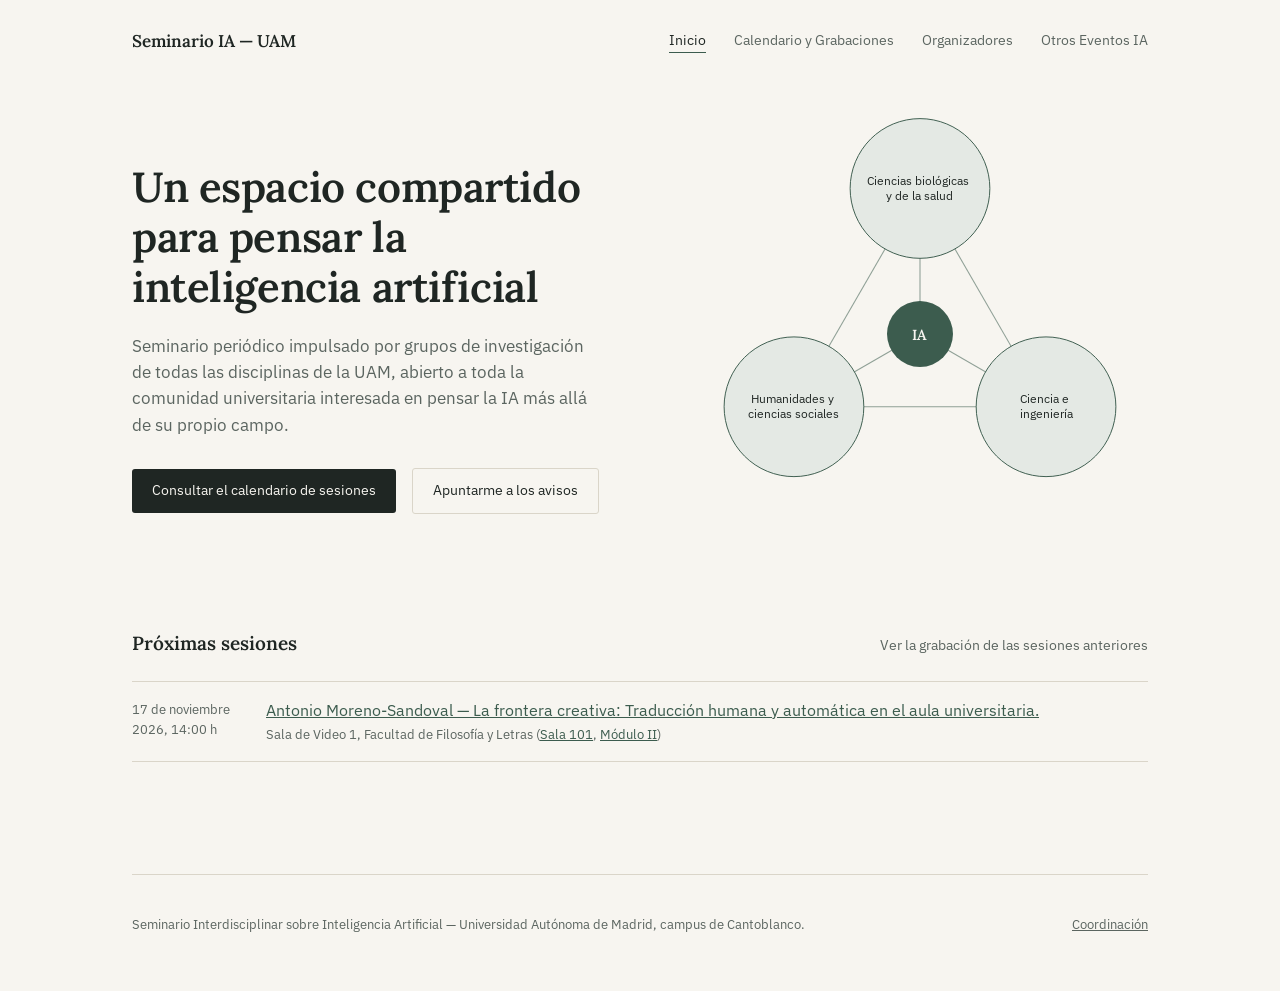
<file: index.html>
<!DOCTYPE html>
<html lang="es">
<head>
<meta charset="UTF-8">
<meta name="viewport" content="width=device-width, initial-scale=1.0">
<title>Seminario IA — UAM</title>
<link rel="icon" type="image/png" href="favicon.png">
<meta property="og:type" content="website">
<meta property="og:title" content="Seminario IA - UAM">
<meta property="og:image" content="og-image.png">
<link rel="preconnect" href="https://fonts.googleapis.com">
<link href="https://fonts.googleapis.com/css2?family=Lora:wght@500;600&family=IBM+Plex+Sans:wght@400;500&display=swap" rel="stylesheet">
<link rel="stylesheet" href="estilo.css">
</head>
<body>

<nav>
  <div class="brand">Seminario IA — UAM</div>
  <div class="navlinks">
    <a href="index.html" class="active">Inicio</a>
    <a href="calendario-grabaciones.html"><span class="full">Calendario y Grabaciones</span><span class="short">Calendario</span></a>
    <a href="organizadores.html">Organizadores</a>
    <a href="otros-eventos.html"><span class="full">Otros Eventos IA</span><span class="short">Otros</span></a>
  </div>
</nav>

<div class="wrap">
  <section class="hero">
    <div>
      <h1>Un espacio compartido para pensar la inteligencia artificial</h1>
      <p class="lede">Seminario periódico impulsado por grupos de investigación de todas las disciplinas de la UAM, abierto a toda la comunidad universitaria interesada en pensar la IA más allá de su propio campo.</p>
      <div class="cta-row">
        <a class="btn" href="calendario-grabaciones.html">Consultar el calendario de sesiones</a>
        <a class="btn secondary" href="https://forms.gle/hXavyXT2QzuGnh81A" target="_blank" rel="noopener">Apuntarme a los avisos</a>
      </div>
    </div>

    <div class="diagram-wrap">
      <svg viewBox="-25 -20 470 470" xmlns="http://www.w3.org/2000/svg">
        <g class="orbit" style="transform-box:view-box;transform-origin:210px 215px;">
          <g stroke="var(--accent)" stroke-width="1.1" fill="none" opacity="0.55">
            <line x1="210" y1="215" x2="210" y2="65"/>
            <line x1="210" y1="215" x2="80.1" y2="290"/>
            <line x1="210" y1="215" x2="339.9" y2="290"/>
            <line x1="210" y1="65" x2="80.1" y2="290"/>
            <line x1="210" y1="65" x2="339.9" y2="290"/>
            <line x1="80.1" y1="290" x2="339.9" y2="290"/>
          </g>

          <g class="counter-orbit" font-family="IBM Plex Sans, sans-serif" font-size="12.5" fill="var(--ink)" style="transform-box:view-box;transform-origin:210px 65px;">
            <circle cx="210" cy="65" r="72" fill="var(--accent-soft)" stroke="var(--accent)" stroke-width="1"/>
            <text x="210" y="61" text-anchor="middle">
              <tspan x="210" dy="0">Ciencias biológicas</tspan>
              <tspan x="210" dy="16">y de la salud</tspan>
            </text>
          </g>

          <g class="counter-orbit" font-family="IBM Plex Sans, sans-serif" font-size="12.5" fill="var(--ink)" style="transform-box:view-box;transform-origin:80.1px 290px;">
            <circle cx="80.1" cy="290" r="72" fill="var(--accent-soft)" stroke="var(--accent)" stroke-width="1"/>
            <text x="80.1" y="286" text-anchor="middle">
              <tspan x="80.1" dy="0">Humanidades y</tspan>
              <tspan x="80.1" dy="16">ciencias sociales</tspan>
            </text>
          </g>

          <g class="counter-orbit" font-family="IBM Plex Sans, sans-serif" font-size="12.5" fill="var(--ink)" style="transform-box:view-box;transform-origin:339.9px 290px;">
            <circle cx="339.9" cy="290" r="72" fill="var(--accent-soft)" stroke="var(--accent)" stroke-width="1"/>
            <text x="339.9" y="286" text-anchor="middle">
              <tspan x="339.9" dy="0">Ciencia e</tspan>
              <tspan x="339.9" dy="16">ingeniería</tspan>
            </text>
          </g>
        </g>

        <circle cx="210" cy="215" r="34" fill="var(--accent)"/>
        <text x="210" y="221" text-anchor="middle" fill="var(--paper)" font-family="Lora, serif" font-size="15" font-weight="600">IA</text>
      </svg>
    </div>
  </section>

  <section class="avisos">
    <div class="avisos-head">
      <h2>Próximas sesiones</h2>
      <a href="calendario-grabaciones.html">Ver la grabación de las sesiones anteriores</a>
    </div>
<!--    <div class="aviso-row">
      <div class="aviso-date">17 de noviembre 2026, 14:00 h</div>
      <div class="aviso-title"><a href="https://sinterdia.github.io/seminario-interdisciplinar-ia/Carteles/anuncio-antonio-moreno-sandoval.pdf">Antonio Moreno-Sandoval — La frontera creativa: Traducción humana y automática en el aula universitaria.</a>
        <span>Sala de Conferencias, Facultad de Ciencias (<a href="https://www.mjusticia.gob.es/es/Ciudadano/EmpleoPublico/Documents/10-Plano-distribucion-de-aulas-de-Ciencias.pdf">Módulo 00</a>)</span>
      </div>
    </div>
-->
    <div class="aviso-row">
      <div class="aviso-date">17 de noviembre 2026, 14:00 h</div>
      <div class="aviso-title"><a href="https://sinterdia.github.io/seminario-interdisciplinar-ia/Carteles/anuncio-antonio-moreno-sandoval.pdf">Antonio Moreno-Sandoval — La frontera creativa: Traducción humana y automática en el aula universitaria.</a>
        <span>Sala de Video 1, Facultad de Filosofía y Letras (<a href="https://www.uam.es/fyl/media/doc/1606981410210/espacdocentesyaulasinformat-n15102026.pdf" target="_blank">Sala 101</a>, <a href="https://www.uam.es/fyl/media/doc/1606981467499/planofacultad.pdf" target="_blank">Módulo II</a>)</span>
      </div>
    </div>
  </section>

  <footer>
    <span>Seminario Interdisciplinar sobre Inteligencia Artificial — Universidad Autónoma de Madrid, campus de Cantoblanco.</span>
    <a href="https://github.com/login?return_to=https%3A%2F%2Fgithub.com%2Fsinterdia%2Fcoordinacion%2Fdiscussions">Coordinación</a>
  </footer>
</div>

</body>
</html>
</file>
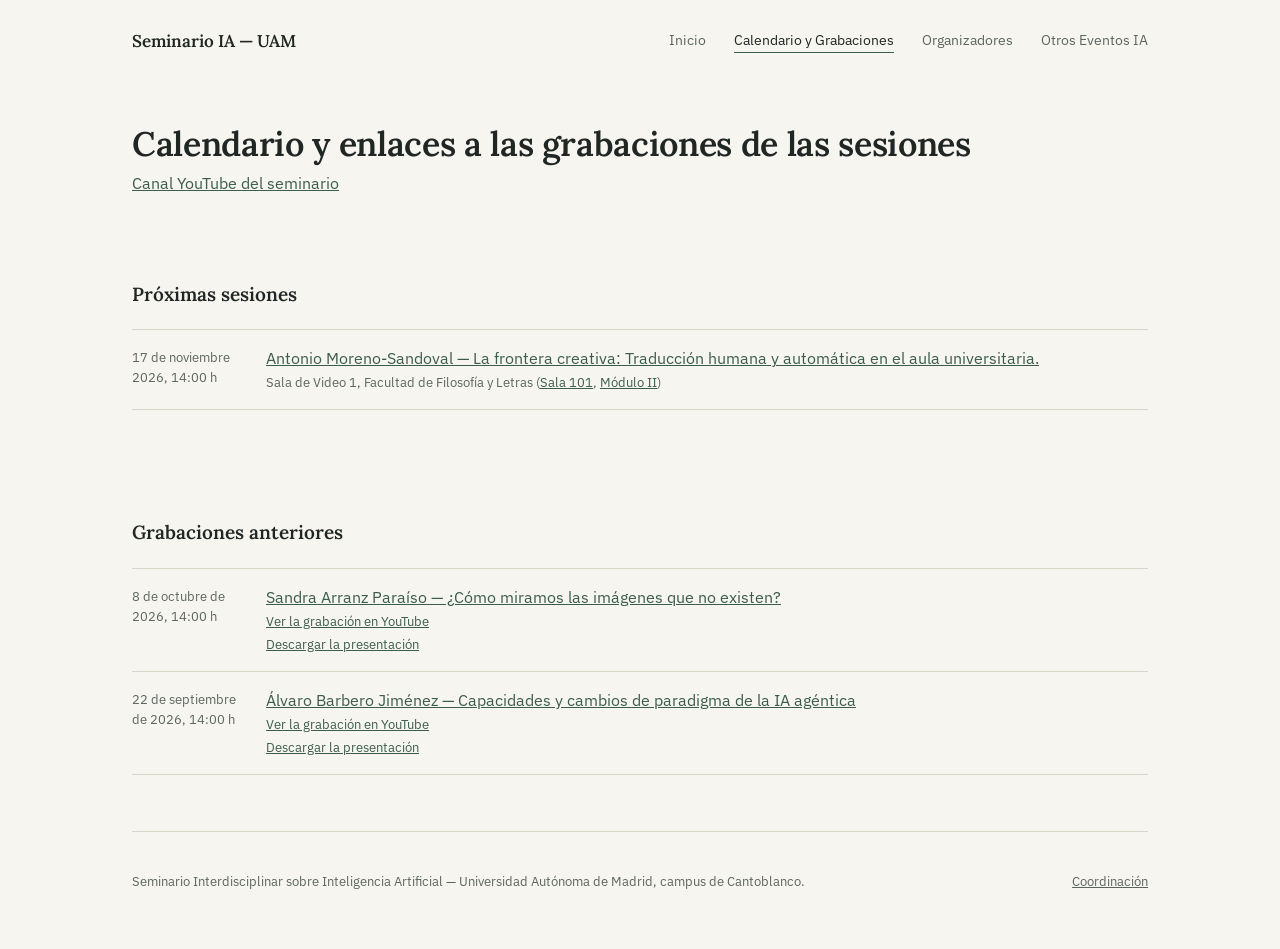
<file: calendario-grabaciones.html>
<!DOCTYPE html>
<html lang="es">
<head>
<meta charset="UTF-8">
<meta name="viewport" content="width=device-width, initial-scale=1.0">
<title>Calendario y Grabaciones — Seminario IA UAM</title>
<link rel="icon" type="image/png" href="favicon.png">
<meta property="og:type" content="website">
<meta property="og:title" content="Calendario y Grabaciones — Seminario IA UAM">
<meta property="og:image" content="og-image.png">
<link rel="preconnect" href="https://fonts.googleapis.com">
<link href="https://fonts.googleapis.com/css2?family=Lora:wght@500;600&family=IBM+Plex+Sans:wght@400;500&display=swap" rel="stylesheet">
<link rel="stylesheet" href="estilo.css">
</head>
<body>

<nav>
  <div class="brand">Seminario IA — UAM</div>
  <div class="navlinks">
    <a href="index.html">Inicio</a>
    <a href="calendario-grabaciones.html" class="active"><span class="full">Calendario y Grabaciones</span><span class="short">Calendario</span></a>
    <a href="organizadores.html">Organizadores</a>
    <a href="otros-eventos.html"><span class="full">Otros Eventos IA</span><span class="short">Otros</span></a>
  </div>
</nav>

<div class="wrap">
  <section class="page-hero">
    <h1>Calendario y enlaces a las grabaciones de las sesiones</h1>
    <span><a href="https://www.youtube.com/channel/UC4ivcPQn7_O9WoSCF0iDGkg" target="_blank" rel="noopener">Canal YouTube del seminario</a></span>
  </section>

  <section class="avisos">
    <h2 class="section-title">Próximas sesiones</h2>
    <div class="aviso-row">
      <div class="aviso-date">17 de noviembre 2026, 14:00 h</div>
      <div class="aviso-title"><a href="https://sinterdia.github.io/seminario-interdisciplinar-ia/Carteles/anuncio-antonio-moreno-sandoval.pdf">Antonio Moreno-Sandoval — La frontera creativa: Traducción humana y automática en el aula universitaria.</a>
        <span>Sala de Video 1, Facultad de Filosofía y Letras (<a href="https://www.uam.es/fyl/media/doc/1606981410210/espacdocentesyaulasinformat-n15102026.pdf" target="_blank">Sala 101</a>, <a href="https://www.uam.es/fyl/media/doc/1606981467499/planofacultad.pdf" target="_blank">Módulo II</a>)</span>
      </div>
    </div>
  </section>

  <section>
    <h2 class="section-title">Grabaciones anteriores</h2>
    <div class="aviso-row">
      <div class="aviso-date">8 de octubre de 2026, 14:00 h</div>
      <div class="aviso-title"><a href="https://sinterdia.github.io/seminario-interdisciplinar-ia/Carteles/anuncio-sandra-arranz.pdf" target="_blank" rel="noopener">Sandra Arranz Paraíso — ¿Cómo miramos las imágenes que no existen?</a>
        <span><a href="https://youtu.be/Yyncx1PN_O4" target="_blank" rel="noopener">Ver la grabación en YouTube</a></span>
        <span><a href="https://sinterdia.github.io/seminario-interdisciplinar-ia/Diapositivas/2026-10-08_SandraArranz.pdf" target="_blank" rel="noopener">Descargar la presentación</a></span>
      </div>
    </div>
    <div class="aviso-row">
      <div class="aviso-date">22 de septiembre de 2026, 14:00 h</div>
      <div class="aviso-title"><a href="https://sinterdia.github.io/seminario-interdisciplinar-ia/Carteles/anuncio-alvaro-barbero.pdf" target="_blank" rel="noopener">Álvaro Barbero Jiménez — Capacidades y cambios de paradigma de la IA agéntica</a>
        <span><a href="https://youtu.be/bctuAAUMbp8" target="_blank" rel="noopener">Ver la grabación en YouTube</a></span>
        <span><a href="https://sinterdia.github.io/seminario-interdisciplinar-ia/Diapositivas/2026-09-22_AlvaroBarbero.pdf" target="_blank" rel="noopener">Descargar la presentación</a></span>
      </div>
    </div>
    <!--
      Plantilla para cuando haya una grabación (copiar y rellenar):
      <div class="aviso-row">
        <div class="aviso-date">FECHA</div>
        <div class="aviso-title">Nombre del ponente — Título de la charla
          <span><a href="URL_DE_YOUTUBE" target="_blank" rel="noopener">Ver la grabación en YouTube</a></span>
        </div>
      </div>
    -->
  </section>

  <footer>
    <span>Seminario Interdisciplinar sobre Inteligencia Artificial — Universidad Autónoma de Madrid, campus de Cantoblanco.</span>
    <a href="https://github.com/login?return_to=https%3A%2F%2Fgithub.com%2Fsinterdia%2Fcoordinacion%2Fdiscussions">Coordinación</a>
  </footer>
</div>

</body>
</html>
</file>
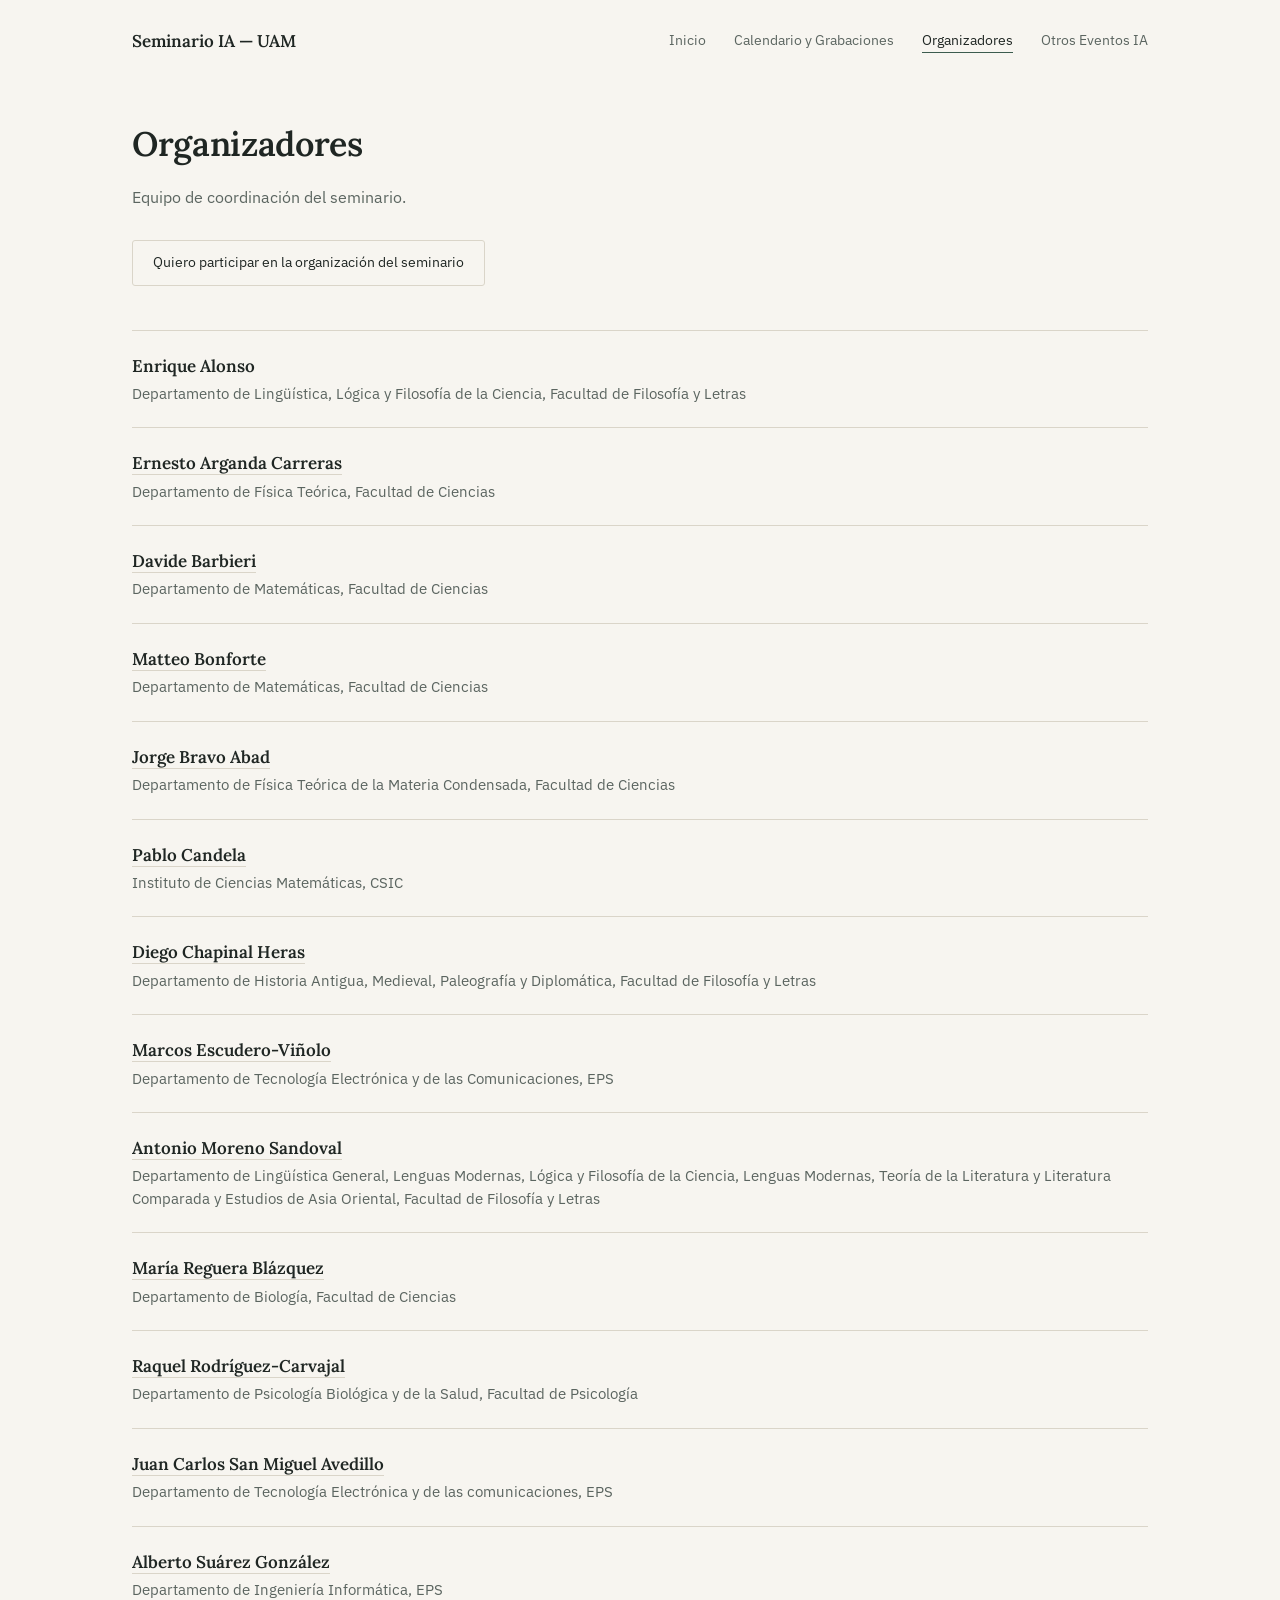
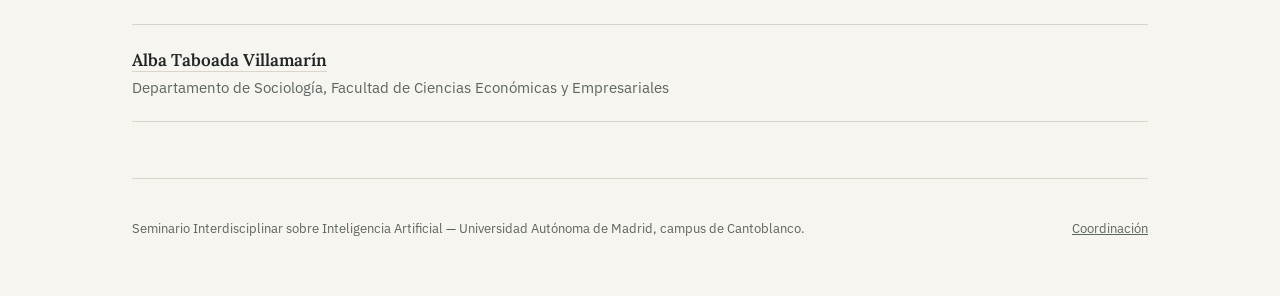
<file: organizadores.html>
<!DOCTYPE html>
<html lang="es">
<head>
<meta charset="UTF-8">
<meta name="viewport" content="width=device-width, initial-scale=1.0">
<title>Organizadores — Seminario IA UAM</title>
<link rel="icon" type="image/png" href="favicon.png">
<meta property="og:type" content="website">
<meta property="og:title" content="Organizadores — Seminario IA UAM">
<meta property="og:image" content="og-image.png">
<link rel="preconnect" href="https://fonts.googleapis.com">
<link href="https://fonts.googleapis.com/css2?family=Lora:wght@500;600&family=IBM+Plex+Sans:wght@400;500&display=swap" rel="stylesheet">
<link rel="stylesheet" href="estilo.css">
</head>
<body>

<nav>
  <div class="brand">Seminario IA — UAM</div>
  <div class="navlinks">
    <a href="index.html">Inicio</a>
    <a href="calendario-grabaciones.html"><span class="full">Calendario y Grabaciones</span><span class="short">Calendario</span></a>
    <a href="organizadores.html" class="active">Organizadores</a>
    <a href="otros-eventos.html"><span class="full">Otros Eventos IA</span><span class="short">Otros</span></a>
  </div>
</nav>

<div class="wrap">
  <section class="page-hero">
    <div>
      <h1>Organizadores</h1>
      <p class="lede">Equipo de coordinación del seminario.</p>
      <div class="cta-row">
        <a class="btn secondary" href="https://forms.gle/u9kMMMYkQn7SSNMdA" target="_blank" rel="noopener">Quiero participar en la organización del seminario</a>
      </div>
    </div>
  </section>
  
  <section style="margin-top:36px;">
    <div class="list-row">
      <h3>Enrique Alonso</h3>
      <p>Departamento de Lingüística, Lógica y Filosofía de la Ciencia, Facultad de Filosofía y Letras</p>
    </div>
    <div class="list-row">
      <h3><a href="https://www.uam.es/ciencias/fisica-teorica/ernesto-arganda" target="_blank" rel="noopener">Ernesto Arganda Carreras</a></h3>
      <p>Departamento de Física Teórica, Facultad de Ciencias</p>
    </div>
    <div class="list-row">
      <h3><a href="https://sites.google.com/view/davidebarbieri/home" target="_blank" rel="noopener">Davide Barbieri</a></h3>
      <p>Departamento de Matemáticas, Facultad de Ciencias</p>
    </div>
    <div class="list-row">
      <h3><a href="https://verso.mat.uam.es/~matteo.bonforte/" target="_blank" rel="noopener">Matteo Bonforte</a></h3>
      <p>Departamento de Matemáticas, Facultad de Ciencias</p>
    </div>
    <div class="list-row">
      <h3><a href="https://www.ai4materials.org/" target="_blank" rel="noopener">Jorge Bravo Abad</a></h3>
      <p>Departamento de Física Teórica de la Materia Condensada, Facultad de Ciencias</p>
    </div>
    <div class="list-row">
      <h3><a href="https://pablocandela.es/" target="_blank" rel="noopener">Pablo Candela</a></h3>
      <p>Instituto de Ciencias Matemáticas, CSIC</p>
    </div>
    <div class="list-row">
      <h3><a href="mailto:diego.chapinal@uam.es">Diego Chapinal Heras</a></h3>
      <p>Departamento de Historia Antigua, Medieval, Paleografía y Diplomática, Facultad de Filosofía y Letras</p>
    </div>
    <div class="list-row">
      <h3><a href="https://orcid.org/0000-0002-9156-3428" target="_blank" rel="noopener">Marcos Escudero-Viñolo</a></h3>
      <p>Departamento de Tecnología Electrónica y de las Comunicaciones, EPS</p>
    </div>
    <div class="list-row">
      <h3><a href="https://www.lllf.uam.es/wordpress/" target="_blank" rel="noopener">Antonio Moreno Sandoval</a></h3>
      <p>Departamento de Lingüística General, Lenguas Modernas, Lógica y Filosofía de la Ciencia, Lenguas Modernas, Teoría de la Literatura y Literatura Comparada y Estudios de Asia Oriental, Facultad de Filosofía y Letras</p>
    </div>
    <div class="list-row">
      <h3><a href="mailto:MARIA.REGUERA@UAM.ES">María Reguera Blázquez</a></h3>
      <p>Departamento de Biología, Facultad de Ciencias</p>
    </div>
    <div class="list-row">
      <h3><a href="mailto:raquel.rodriguez@uam.es">Raquel Rodríguez-Carvajal</a></h3>
      <p>Departamento de Psicología Biológica y de la Salud, Facultad de Psicología</p>
    </div>
    <div class="list-row">
      <h3><a href="https://www.uam.es/eps/tec/juan-carlos-san-miguel" target="_blank" rel="noopener">Juan Carlos San Miguel Avedillo</a></h3>
      <p>Departamento de Tecnología Electrónica y de las comunicaciones, EPS</p>
    </div>
    <div class="list-row">
      <h3><a href="https://www.uam.es/eps/ii/alberto-suarez" target="_blank" rel="noopener">Alberto Suárez González</a></h3>
      <p>Departamento de Ingeniería Informática, EPS</p>
    </div>
    <div class="list-row">
      <h3><a href="https://eseis.es/componentes/investigadores/alba-taboada" target="_blank" rel="noopener">Alba Taboada Villamarín</a></h3>
      <p>Departamento de Sociología, Facultad de Ciencias Económicas y Empresariales</p>
    </div>
  </section>

  <footer>
    <span>Seminario Interdisciplinar sobre Inteligencia Artificial — Universidad Autónoma de Madrid, campus de Cantoblanco.</span>
    <a href="https://github.com/login?return_to=https%3A%2F%2Fgithub.com%2Fsinterdia%2Fcoordinacion%2Fdiscussions">Coordinación</a>
  </footer>
</div>

</body>
</html>
</file>
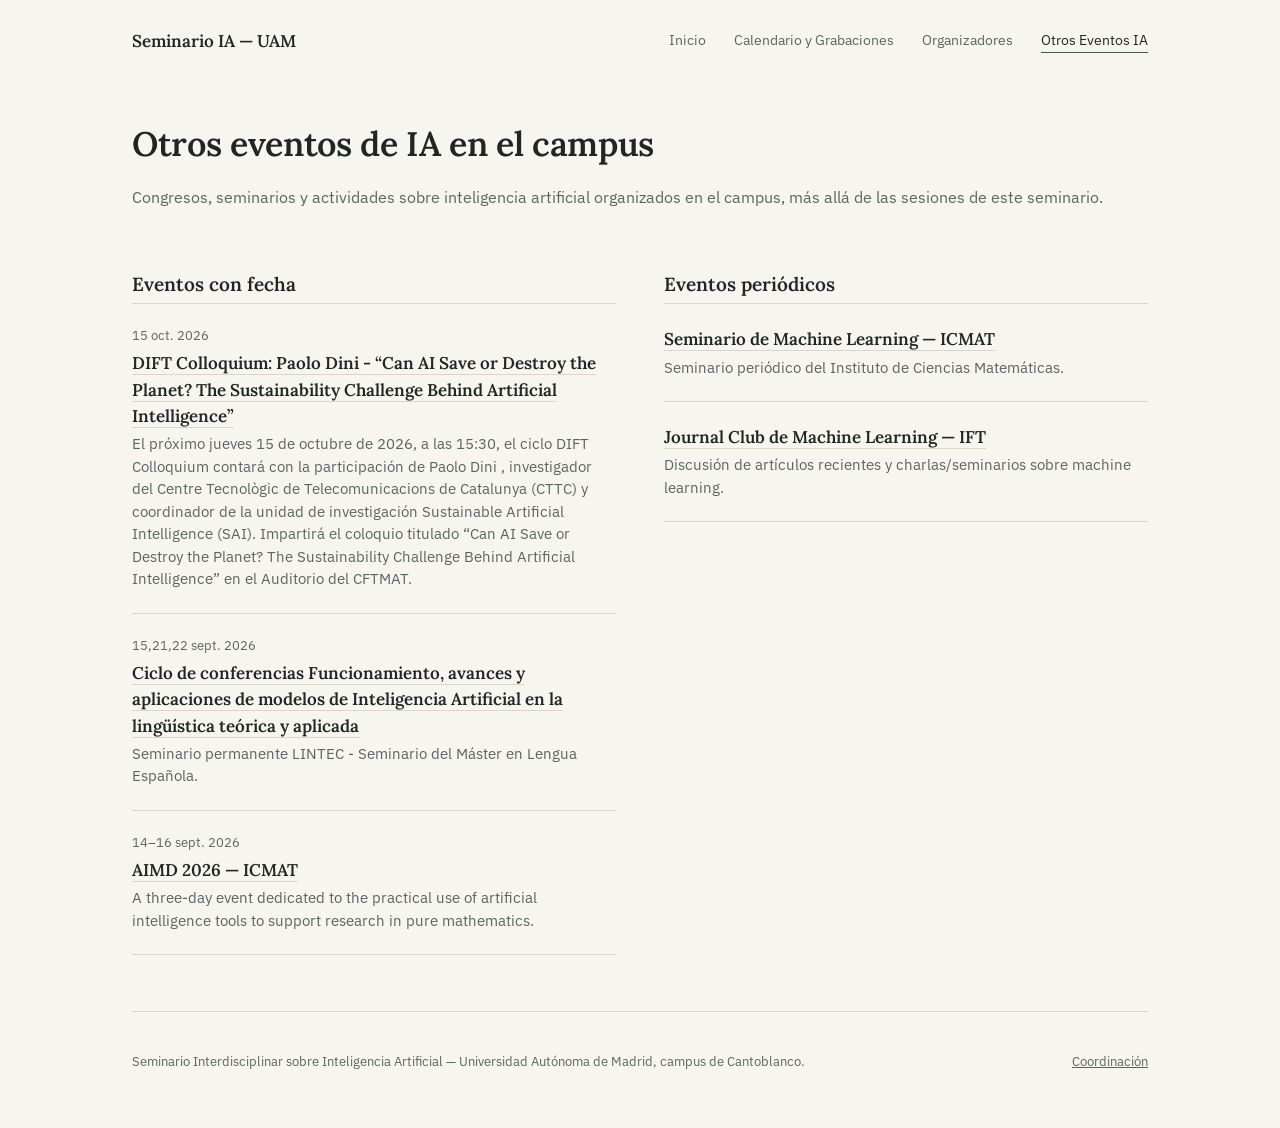
<file: otros-eventos.html>
<!DOCTYPE html>
<html lang="es">
<head>
<meta charset="UTF-8">
<meta name="viewport" content="width=device-width, initial-scale=1.0">
<title>Otros Eventos IA — Seminario IA UAM</title>
<link rel="icon" type="image/png" href="favicon.png">
<meta property="og:type" content="website">
<meta property="og:title" content="Otros Eventos IA — Seminario IA UAM">
<meta property="og:image" content="og-image.png">
<link rel="preconnect" href="https://fonts.googleapis.com">
<link href="https://fonts.googleapis.com/css2?family=Lora:wght@500;600&family=IBM+Plex+Sans:wght@400;500&display=swap" rel="stylesheet">
<link rel="stylesheet" href="estilo.css">
</head>
<body>

<nav>
  <div class="brand">Seminario IA — UAM</div>
  <div class="navlinks">
    <a href="index.html">Inicio</a>
    <a href="calendario-grabaciones.html"><span class="full">Calendario y Grabaciones</span><span class="short">Calendario</span></a>
    <a href="organizadores.html">Organizadores</a>
    <a href="otros-eventos.html" class="active"><span class="full">Otros Eventos IA</span><span class="short">Otros</span></a>
  </div>
</nav>

<div class="wrap">
  <section class="page-hero">
    <h1>Otros eventos de IA en el campus</h1>
    <p>Congresos, seminarios y actividades sobre inteligencia artificial organizados en el campus, más allá de las sesiones de este seminario.</p>
  </section>
  
  <div class="events-grid">
    <section class="events-col">
      <h2>Eventos con fecha</h2>
      <div class="list-row">
        <div class="event-date">15 oct. 2026</div>
        <h3><a href="https://projects.ift.uam-csic.es/Coloquios_DIFT/2026/09/21/dift-paolo-dini/" target="_blank" rel="noopener">DIFT Colloquium: Paolo Dini - “Can AI Save or Destroy the Planet? The Sustainability Challenge Behind Artificial Intelligence”</a></h3>
        <p> El próximo jueves 15 de octubre de 2026, a las 15:30, el ciclo DIFT Colloquium contará con la participación de Paolo Dini , investigador del Centre Tecnològic de Telecomunicacions de Catalunya (CTTC) y coordinador de la unidad de investigación Sustainable Artificial Intelligence (SAI). Impartirá el coloquio titulado “Can AI Save or Destroy the Planet? The Sustainability Challenge Behind Artificial Intelligence” en el Auditorio del CFTMAT. </p>
      </div>
      <div class="list-row">
        <div class="event-date">15,21,22 sept. 2026</div>
        <h3><a href="https://x.com/uamhispanicas/status/2098398975061623005" target="_blank" rel="noopener">Ciclo de conferencias Funcionamiento, avances y aplicaciones de modelos de Inteligencia Artificial en la lingüística teórica y aplicada</a></h3>
        <p> Seminario permanente LINTEC - Seminario del Máster en Lengua Española.</p>
      </div>
      <div class="list-row">
        <div class="event-date">14–16 sept. 2026</div>
        <h3><a href="https://www.icmat.es/congresos/2026/AIMD/" target="_blank" rel="noopener">AIMD 2026 — ICMAT</a></h3>
        <p>A three-day event dedicated to the practical use of artificial intelligence tools to support research in pure mathematics.</p>
      </div>
    </section>

    <section class="events-col">
      <h2>Eventos periódicos</h2>
      <div class="list-row">
        <h3><a href="https://www.icmat.es/es/actividades/seminarios/listado/?tipo=machine_learning" target="_blank" rel="noopener">Seminario de Machine Learning — ICMAT</a></h3>
        <p>Seminario periódico del Instituto de Ciencias Matemáticas.</p>
      </div>
     <div class="list-row">
       <h3><a href="https://projects.ift.uam-csic.es/ift-ai-hpc/activities/" target="_blank" rel="noopener">Journal Club de Machine Learning — IFT</a></h3>
       <p>Discusión de artículos recientes y charlas/seminarios sobre machine learning.</p>
     </div>
    </section>
  </div>

  <footer>
    <span>Seminario Interdisciplinar sobre Inteligencia Artificial — Universidad Autónoma de Madrid, campus de Cantoblanco.</span>
    <a href="https://github.com/login?return_to=https%3A%2F%2Fgithub.com%2Fsinterdia%2Fcoordinacion%2Fdiscussions">Coordinación</a>
  </footer>
</div>

</body>
</html>
</file>
<file: estilo.css>
:root{
  --paper:#F7F5F0;
  --ink:#1F2623;
  --ink-soft:#5B6560;
  --accent:#3C5C4E;
  --accent-soft:#E4E9E4;
  --line:#DAD5C9;
}
*{box-sizing:border-box;}
body{
  margin:0;
  background:var(--paper);
  color:var(--ink);
  font-family:'IBM Plex Sans', sans-serif;
  line-height:1.55;
}
h1,h2,h3{
  font-family:'Lora', serif;
  font-weight:600;
  margin:0;
}
a{color:var(--accent);}
.wrap{max-width:1080px;margin:0 auto;padding:0 32px;}

/* ---------- Cabecera / menú ---------- */
nav{
  display:flex;justify-content:space-between;align-items:center;
  padding:28px 32px;max-width:1080px;margin:0 auto;
}
.brand{font-family:'Lora', serif;font-weight:600;font-size:17px;}
.navlinks{display:flex;gap:28px;font-size:14px;}
.navlinks a{text-decoration:none;color:var(--ink-soft);border-bottom:1px solid transparent;}
.navlinks a:hover{border-bottom:1px solid var(--accent);color:var(--ink);}
.navlinks a.active{color:var(--ink);border-bottom:1px solid var(--accent);}
.navlinks .short{display:none;}

@media (max-width:600px){
  nav{flex-wrap:wrap;gap:10px;padding:20px 20px;}
  .navlinks{gap:16px;font-size:13px;flex-wrap:wrap;}
  .navlinks .full{display:none;}
  .navlinks .short{display:inline;}
}

/* ---------- Hero (Inicio) ---------- */
.hero{
  display:grid;grid-template-columns:1.05fr 0.95fr;gap:56px;
  align-items:center;
  padding:24px 0 36px;
}
.hero h1{font-size:clamp(30px,4vw,42px);line-height:1.2;letter-spacing:-0.01em;}
.hero p.lede{
  font-size:17px;color:var(--ink-soft);margin:20px 0 0;max-width:46ch;
}
.cta-row{margin-top:30px;display:flex;gap:16px;align-items:center;}
.btn{
  display:inline-block;padding:11px 20px;background:var(--ink);color:var(--paper);
  text-decoration:none;font-size:14px;border-radius:3px;
}
.btn.secondary{
  background:transparent;color:var(--ink);border:1px solid var(--line);
}

@media (max-width:760px){
  .hero{grid-template-columns:1fr;}
}

/* ---------- Diagrama giratorio (Inicio) ---------- */
.diagram-wrap{position:relative;}
.diagram-wrap svg{width:100%;height:auto;}

.orbit{animation:spin 90s linear infinite;}
.counter-orbit{animation:spin-reverse 90s linear infinite;}
@keyframes spin{from{transform:rotate(0deg);}to{transform:rotate(360deg);}}
@keyframes spin-reverse{from{transform:rotate(0deg);}to{transform:rotate(-360deg);}}
@media (prefers-reduced-motion:reduce){
  .orbit,.counter-orbit{animation:none;}
}

/* ---------- Cabecera simple de página (Calendario, Organizadores, Otros eventos) ---------- */
.page-hero{padding:36px 0 8px;}
.page-hero h1{font-size:clamp(26px,3.4vw,34px);letter-spacing:-0.01em;}
.page-hero p{color:var(--ink-soft);margin-top:14px;font-size:16px;}

.section-title{font-size:19px;margin:52px 0 20px;}

/* ---------- Filas de sesión (Inicio y Calendario) ---------- */
.avisos{padding:24px 0 56px;}
.avisos-head{display:flex;justify-content:space-between;align-items:baseline;margin-bottom:22px;}
.avisos-head h2{font-size:19px;}
.avisos-head a{font-size:13.5px;text-decoration:none;color:var(--ink-soft);}
.aviso-row{
  display:flex;gap:24px;padding:16px 0;border-top:1px solid var(--line);
}
.aviso-row:last-child{border-bottom:1px solid var(--line);}
.aviso-date{width:110px;flex-shrink:0;font-size:13px;color:var(--ink-soft);padding-top:2px;}
.aviso-title{font-size:15.5px;}
.aviso-title span{display:block;font-size:13px;color:var(--ink-soft);margin-top:3px;}

@media (max-width:600px){
  .aviso-row{flex-direction:column;gap:4px;}
  .aviso-date{width:auto;}
}

.empty-state{
  padding:28px 0 8px;font-size:14.5px;color:var(--ink-soft);
  border-top:1px solid var(--line);
}

/* ---------- Listas simples (Organizadores, Otros eventos) ---------- */
.list-row{
  display:flex;flex-direction:column;gap:4px;
  padding:22px 0;border-top:1px solid var(--line);
}
.list-row:last-child{border-bottom:1px solid var(--line);}
.list-row h3{font-size:17px;}
.list-row h3 a{color:var(--ink);text-decoration:none;border-bottom:1px solid var(--line);}
.list-row h3 a:hover{border-bottom-color:var(--accent);}
.list-row p{margin:0;font-size:14.5px;color:var(--ink-soft);}

/* ---------- Otros eventos: dos columnas ---------- */
.event-date{font-size:13px;color:var(--ink-soft);}
.events-grid{
  display:grid;grid-template-columns:1fr 1fr;gap:0 48px;
  margin-top:36px;align-items:start;
}
.events-col h2{font-size:19px;margin-bottom:4px;}

@media (max-width:700px){
  .events-grid{grid-template-columns:1fr;}
}

/* ---------- Pie de página ---------- */
footer{
  padding:40px 0 56px;font-size:13px;color:var(--ink-soft);
  border-top:1px solid var(--line);margin-top:56px;
  display:flex;justify-content:space-between;align-items:baseline;gap:16px;flex-wrap:wrap;
}
footer a{color:var(--ink-soft);}
</file>
